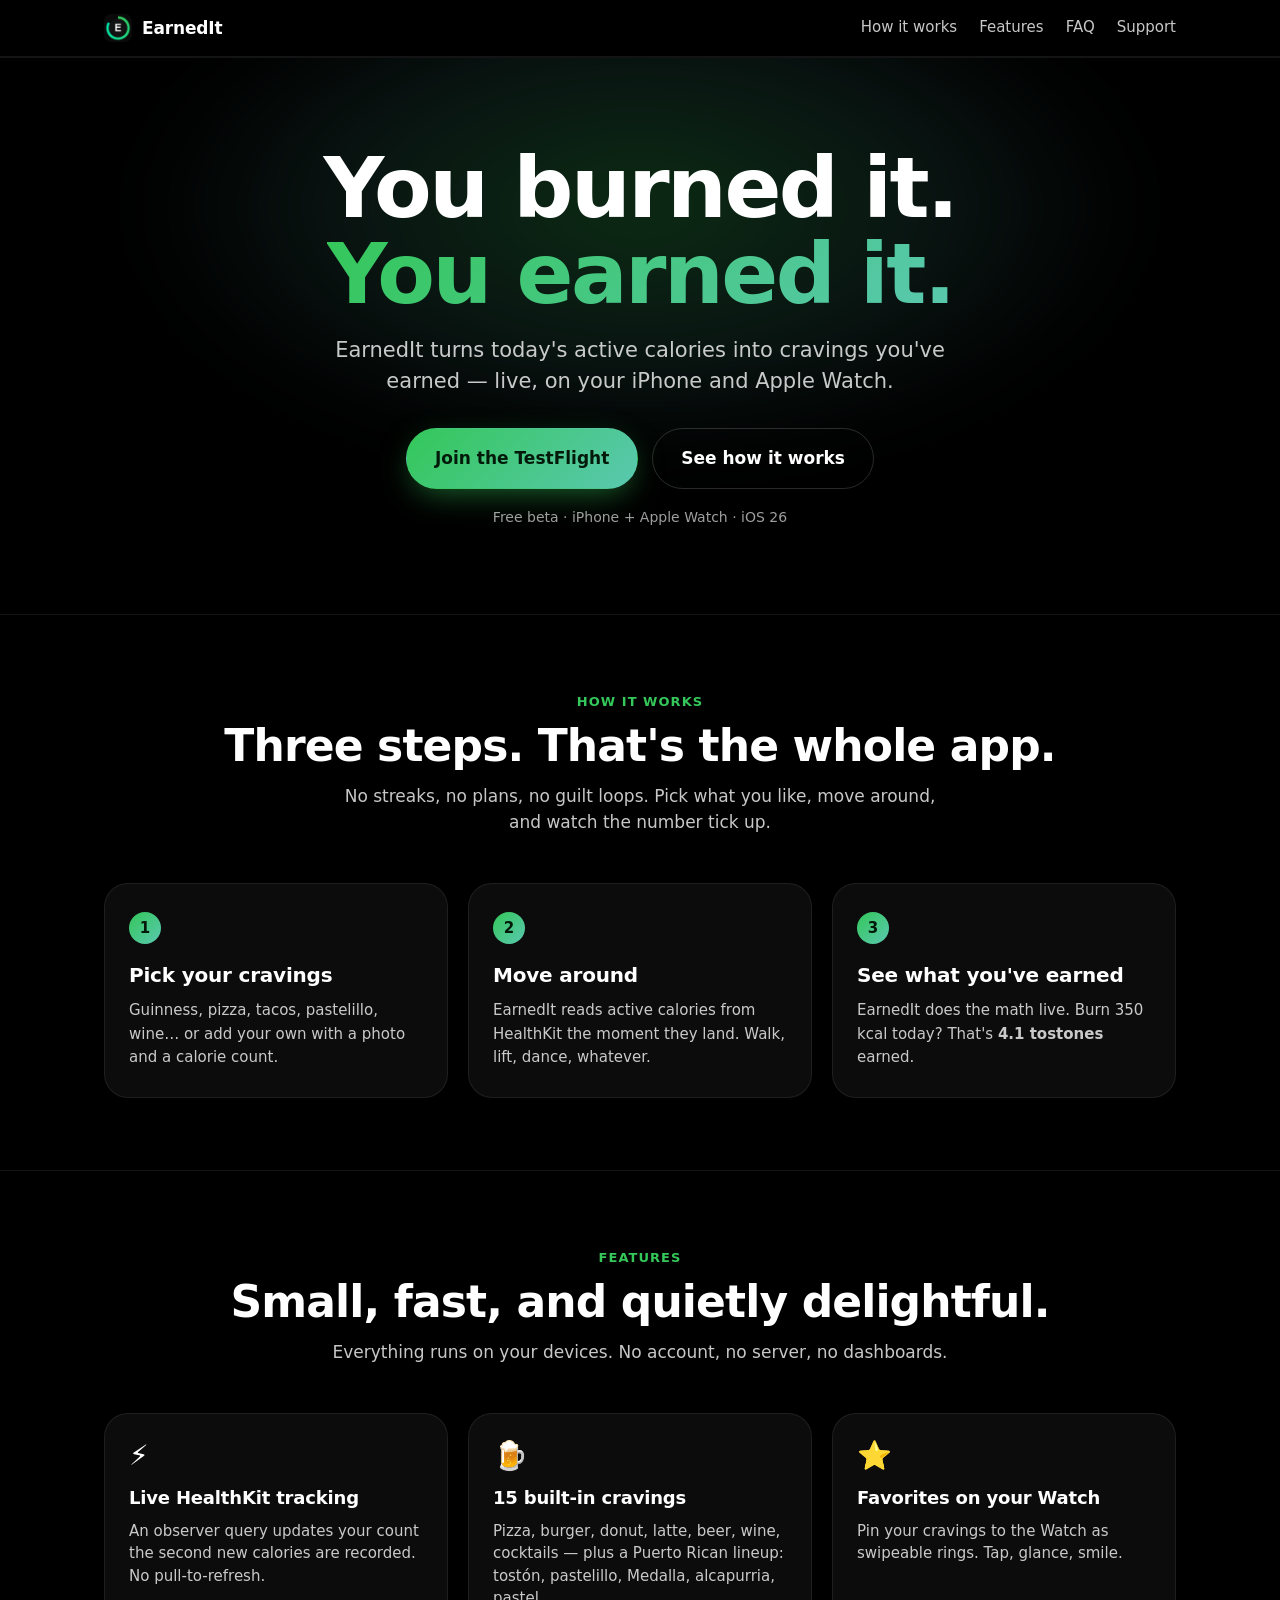
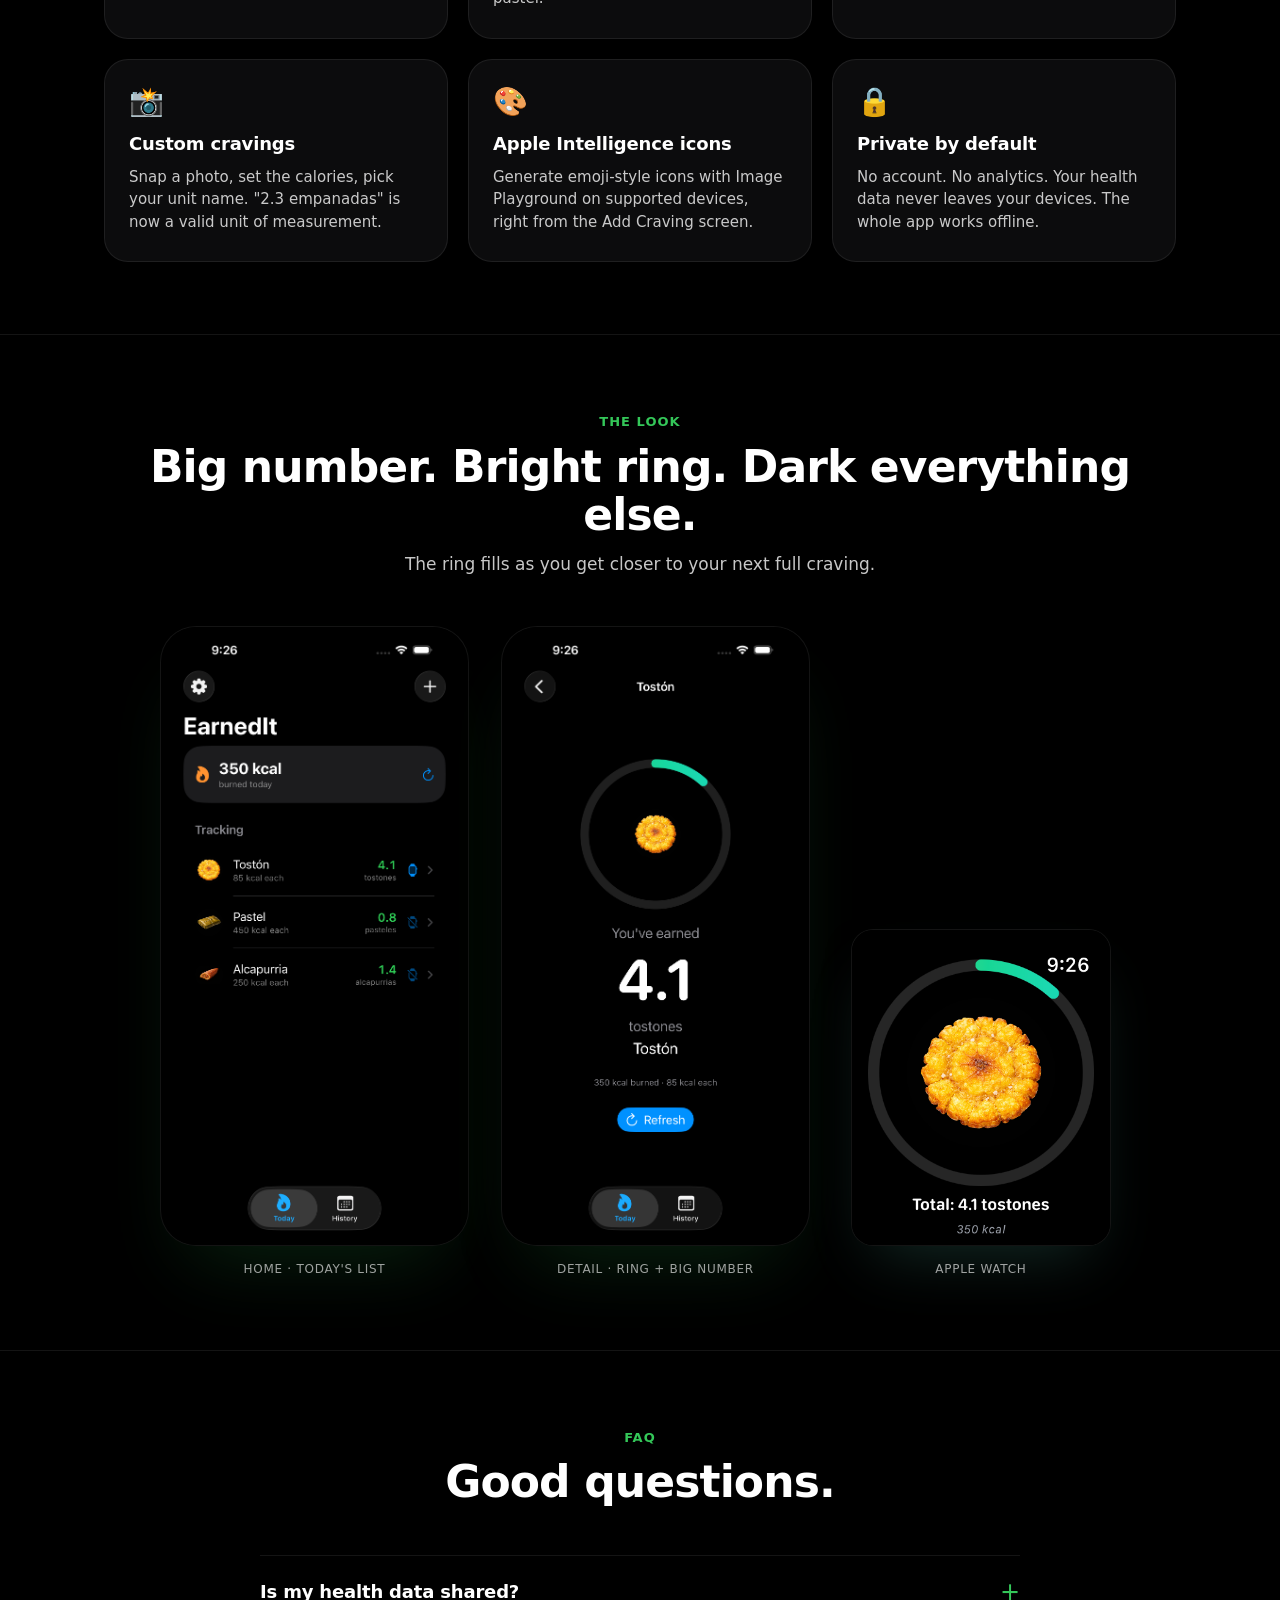
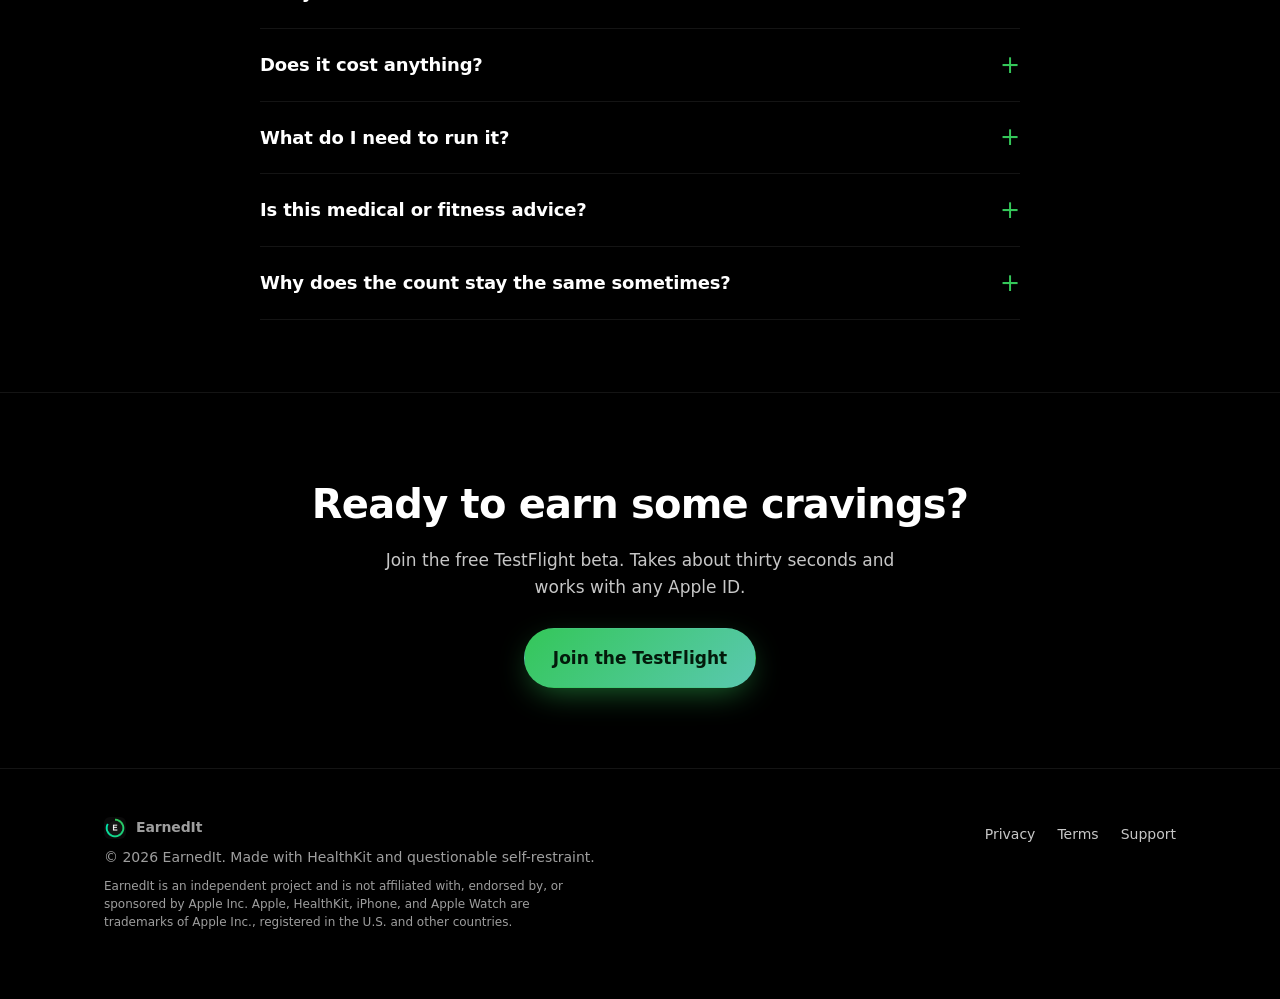
<file: docs/index.html>
<!doctype html>
<html lang="en">
  <head>
    <meta charset="utf-8" />
    <meta name="viewport" content="width=device-width, initial-scale=1" />
    <title>EarnedIt — You burned it. You earned it.</title>
    <meta
      name="description"
      content="EarnedIt turns your daily active calories into cravings you've earned. A playful iPhone + Apple Watch app powered by HealthKit."
    />
    <meta name="theme-color" content="#000000" />

    <meta property="og:title" content="EarnedIt — You burned it. You earned it." />
    <meta
      property="og:description"
      content="Turn today's active calories into cravings you've earned. iPhone + Apple Watch."
    />
    <meta property="og:type" content="website" />
    <meta property="og:url" content="https://earnedit.ron-media.com/" />
    <meta property="og:image" content="https://earnedit.ron-media.com/assets/icon.png" />
    <meta name="twitter:card" content="summary_large_image" />

    <link rel="icon" type="image/png" href="assets/icon.png" />
    <link rel="apple-touch-icon" href="assets/icon.png" />
    <link rel="stylesheet" href="styles.css" />
  </head>
  <body>
    <header class="site-header">
      <div class="container">
        <a href="/" class="brand plain">
          <img src="assets/icon.png" alt="" />
          <span>EarnedIt</span>
        </a>
        <nav class="nav-links" aria-label="Primary">
          <a href="#how">How it works</a>
          <a href="#features">Features</a>
          <a href="#faq">FAQ</a>
          <a href="support.html">Support</a>
        </nav>
      </div>
    </header>

    <main>
      <section class="hero">
        <div class="container">
          <h1>
            You burned it.<br />
            <span class="gradient-text">You earned it.</span>
          </h1>
          <p class="lede">
            EarnedIt turns today's active calories into cravings you've
            earned — live, on your iPhone and Apple Watch.
          </p>
          <div class="cta-row">
            <a class="btn btn-primary" href="https://testflight.apple.com/join/3VK6Qdk6">
              Join the TestFlight
            </a>
            <a class="btn btn-ghost" href="#how">See how it works</a>
          </div>
          <p class="platforms">Free beta · iPhone + Apple Watch · iOS 26</p>
        </div>
      </section>

      <section id="how">
        <div class="container">
          <div class="section-head">
            <span class="eyebrow">How it works</span>
            <h2>Three steps. That's the whole app.</h2>
            <p>
              No streaks, no plans, no guilt loops. Pick what you like, move
              around, and watch the number tick up.
            </p>
          </div>

          <div class="steps">
            <div class="step">
              <div class="num">1</div>
              <h3>Pick your cravings</h3>
              <p>
                Guinness, pizza, tacos, pastelillo, wine… or add your own with
                a photo and a calorie count.
              </p>
            </div>
            <div class="step">
              <div class="num">2</div>
              <h3>Move around</h3>
              <p>
                EarnedIt reads active calories from HealthKit the moment they
                land. Walk, lift, dance, whatever.
              </p>
            </div>
            <div class="step">
              <div class="num">3</div>
              <h3>See what you've earned</h3>
              <p>
                EarnedIt does the math live. Burn 350 kcal today? That's
                <strong>4.1 tostones</strong> earned.
              </p>
            </div>
          </div>
        </div>
      </section>

      <section id="features">
        <div class="container">
          <div class="section-head">
            <span class="eyebrow">Features</span>
            <h2>Small, fast, and quietly delightful.</h2>
            <p>
              Everything runs on your devices. No account, no server, no
              dashboards.
            </p>
          </div>

          <div class="features">
            <div class="feature">
              <span class="icon">⚡</span>
              <h3>Live HealthKit tracking</h3>
              <p>
                An observer query updates your count the second new calories
                are recorded. No pull-to-refresh.
              </p>
            </div>
            <div class="feature">
              <span class="icon">🍺</span>
              <h3>15 built-in cravings</h3>
              <p>
                Pizza, burger, donut, latte, beer, wine, cocktails — plus a
                Puerto Rican lineup: tostón, pastelillo, Medalla, alcapurria,
                pastel.
              </p>
            </div>
            <div class="feature">
              <span class="icon">⭐</span>
              <h3>Favorites on your Watch</h3>
              <p>
                Pin your cravings to the Watch as swipeable rings. Tap,
                glance, smile.
              </p>
            </div>
            <div class="feature">
              <span class="icon">📸</span>
              <h3>Custom cravings</h3>
              <p>
                Snap a photo, set the calories, pick your unit name. "2.3
                empanadas" is now a valid unit of measurement.
              </p>
            </div>
            <div class="feature">
              <span class="icon">🎨</span>
              <h3>Apple Intelligence icons</h3>
              <p>
                Generate emoji-style icons with Image Playground on supported
                devices, right from the Add Craving screen.
              </p>
            </div>
            <div class="feature">
              <span class="icon">🔒</span>
              <h3>Private by default</h3>
              <p>
                No account. No analytics. Your health data never leaves your
                devices. The whole app works offline.
              </p>
            </div>
          </div>
        </div>
      </section>

      <section id="preview">
        <div class="container">
          <div class="section-head">
            <span class="eyebrow">The look</span>
            <h2>Big number. Bright ring. Dark everything else.</h2>
            <p>
              The ring fills as you get closer to your next full craving.
            </p>
          </div>

          <div class="screenshots" aria-label="App previews">
            <figure class="shot-phone">
              <img
                src="assets/screenshot-phone-list.png"
                alt="EarnedIt home screen on iPhone showing Tostón, Pastel, and Alcapurría with live earned counts"
                loading="lazy"
                width="1206"
                height="2622"
              />
              <figcaption>Home · today's list</figcaption>
            </figure>
            <figure class="shot-phone">
              <img
                src="assets/screenshot-phone-detail.png"
                alt="Tostón detail screen showing 4.1 tostones earned from 350 kcal burned"
                loading="lazy"
                width="1206"
                height="2622"
              />
              <figcaption>Detail · ring + big number</figcaption>
            </figure>
            <figure class="shot-watch">
              <img
                src="assets/screenshot-watch.png"
                alt="Apple Watch showing 4.1 tostones earned in a green progress ring"
                loading="lazy"
                width="410"
                height="502"
              />
              <figcaption>Apple Watch</figcaption>
            </figure>
          </div>
        </div>
      </section>

      <section id="faq">
        <div class="container">
          <div class="section-head">
            <span class="eyebrow">FAQ</span>
            <h2>Good questions.</h2>
          </div>

          <div class="faq">
            <details>
              <summary>Is my health data shared?</summary>
              <p>
                No. EarnedIt reads active energy locally through HealthKit and
                uses it only to do the math on your device. There are no
                servers, no analytics, and no third parties. It even works
                offline.
              </p>
            </details>
            <details>
              <summary>Does it cost anything?</summary>
              <p>
                No. The TestFlight beta is free. There are no ads, no
                subscriptions, and no in-app purchases.
              </p>
            </details>
            <details>
              <summary>What do I need to run it?</summary>
              <p>
                An iPhone on iOS 26 or later. An Apple Watch on watchOS 26 is
                optional but makes the app noticeably more fun.
              </p>
            </details>
            <details>
              <summary>Is this medical or fitness advice?</summary>
              <p>
                No. EarnedIt is a playful HealthKit toy, not a nutrition tracker
                or fitness coach. Don't use it to plan meals or training.
              </p>
            </details>
            <details>
              <summary>Why does the count stay the same sometimes?</summary>
              <p>
                Because HealthKit only has what your device has recorded.
                Carrying your phone or wearing your Watch helps. On the
                simulator you can seed data in the Health app → Active Energy →
                Add Data.
              </p>
            </details>
          </div>
        </div>
      </section>

      <section class="cta-banner">
        <div class="container">
          <h2>Ready to earn some cravings?</h2>
          <p>
            Join the free TestFlight beta. Takes about thirty seconds and
            works with any Apple ID.
          </p>
          <a class="btn btn-primary" href="https://testflight.apple.com/join/3VK6Qdk6" id="testflight">
            Join the TestFlight
          </a>
        </div>
      </section>
    </main>

    <footer class="site-footer">
      <div class="container">
        <div>
          <div class="brand plain" style="margin-bottom: 8px">
            <img src="assets/icon.png" alt="" style="width:22px;height:22px;border-radius:6px" />
            <span>EarnedIt</span>
          </div>
          <div>© <span id="year">2026</span> EarnedIt. Made with HealthKit and questionable self-restraint.</div>
          <p class="disclaimer">
            EarnedIt is an independent project and is not affiliated with,
            endorsed by, or sponsored by Apple Inc. Apple, HealthKit, iPhone,
            and Apple Watch are trademarks of Apple Inc., registered in the
            U.S. and other countries.
          </p>
        </div>
        <div class="foot-links">
          <a href="privacy.html">Privacy</a>
          <a href="terms.html">Terms</a>
          <a href="support.html">Support</a>
        </div>
      </div>
    </footer>

    <script>
      document.getElementById("year").textContent = new Date().getFullYear();
    </script>
  </body>
</html>
</file>
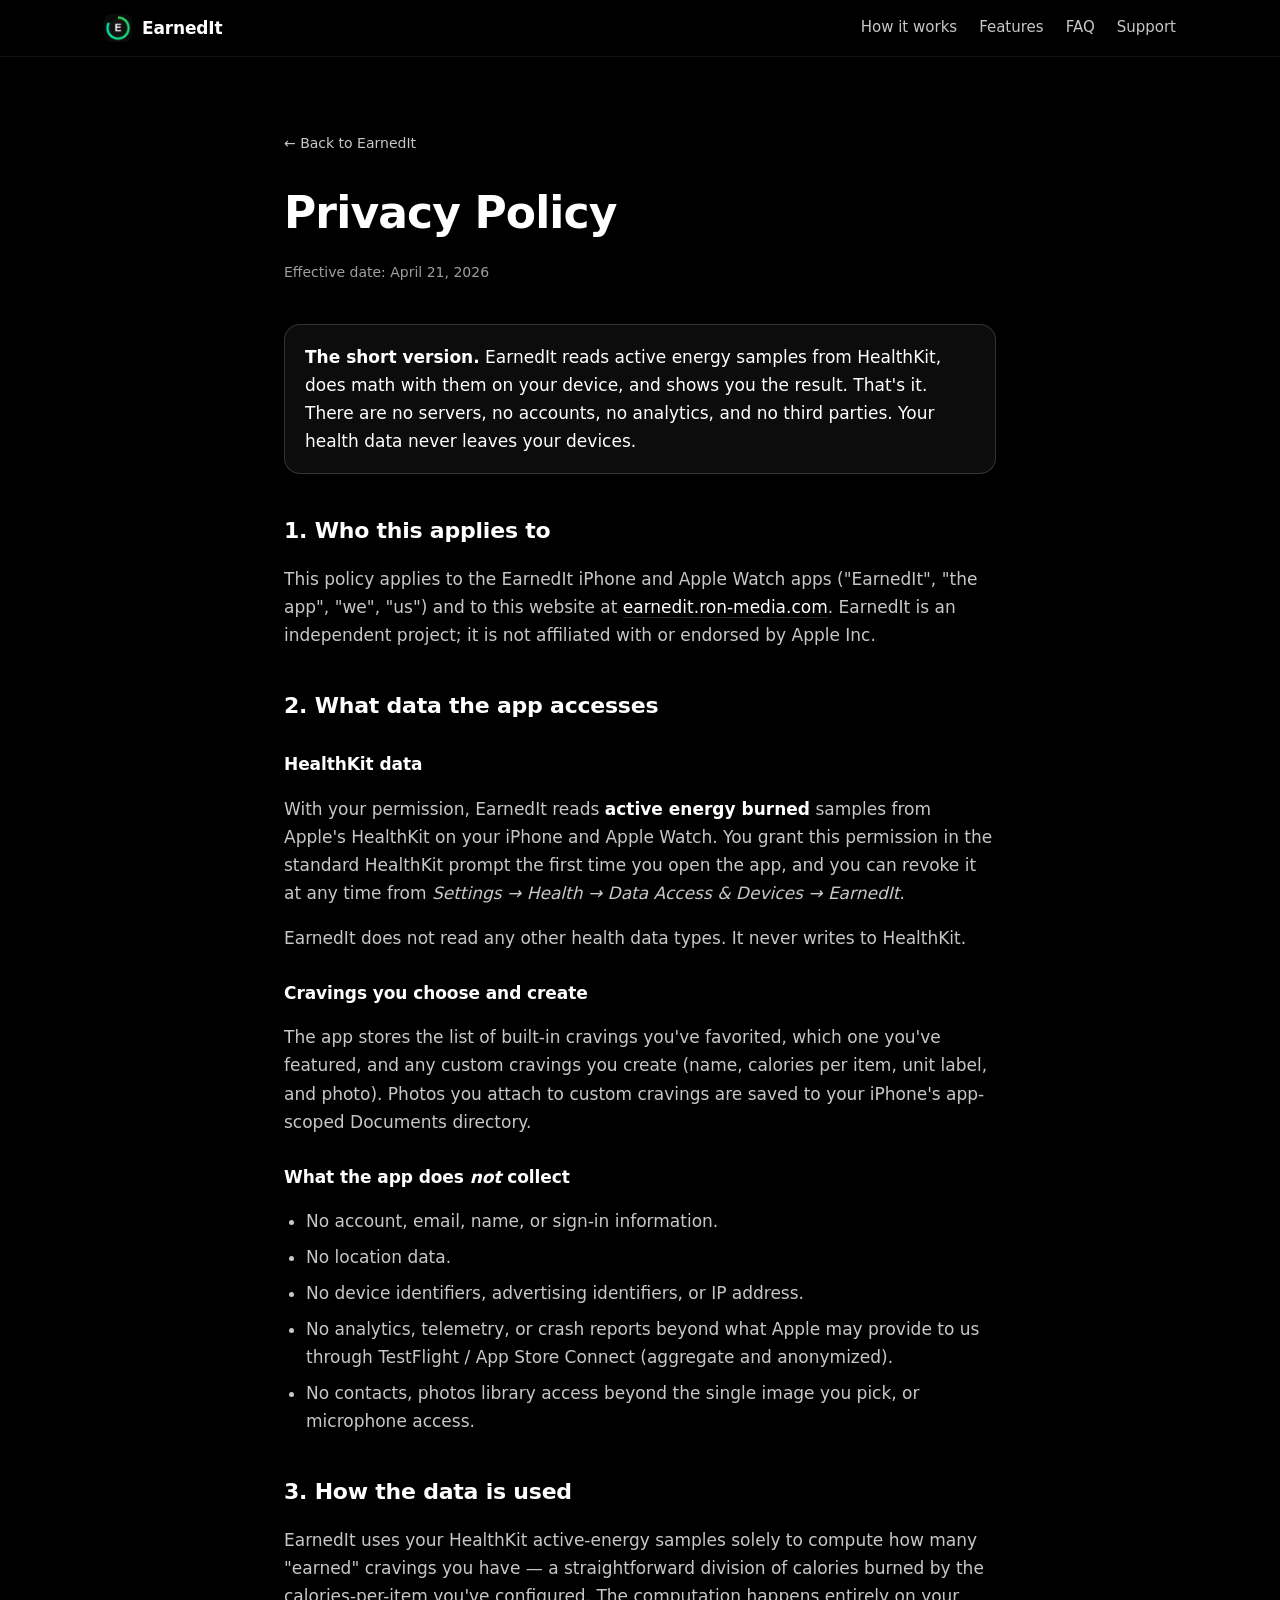
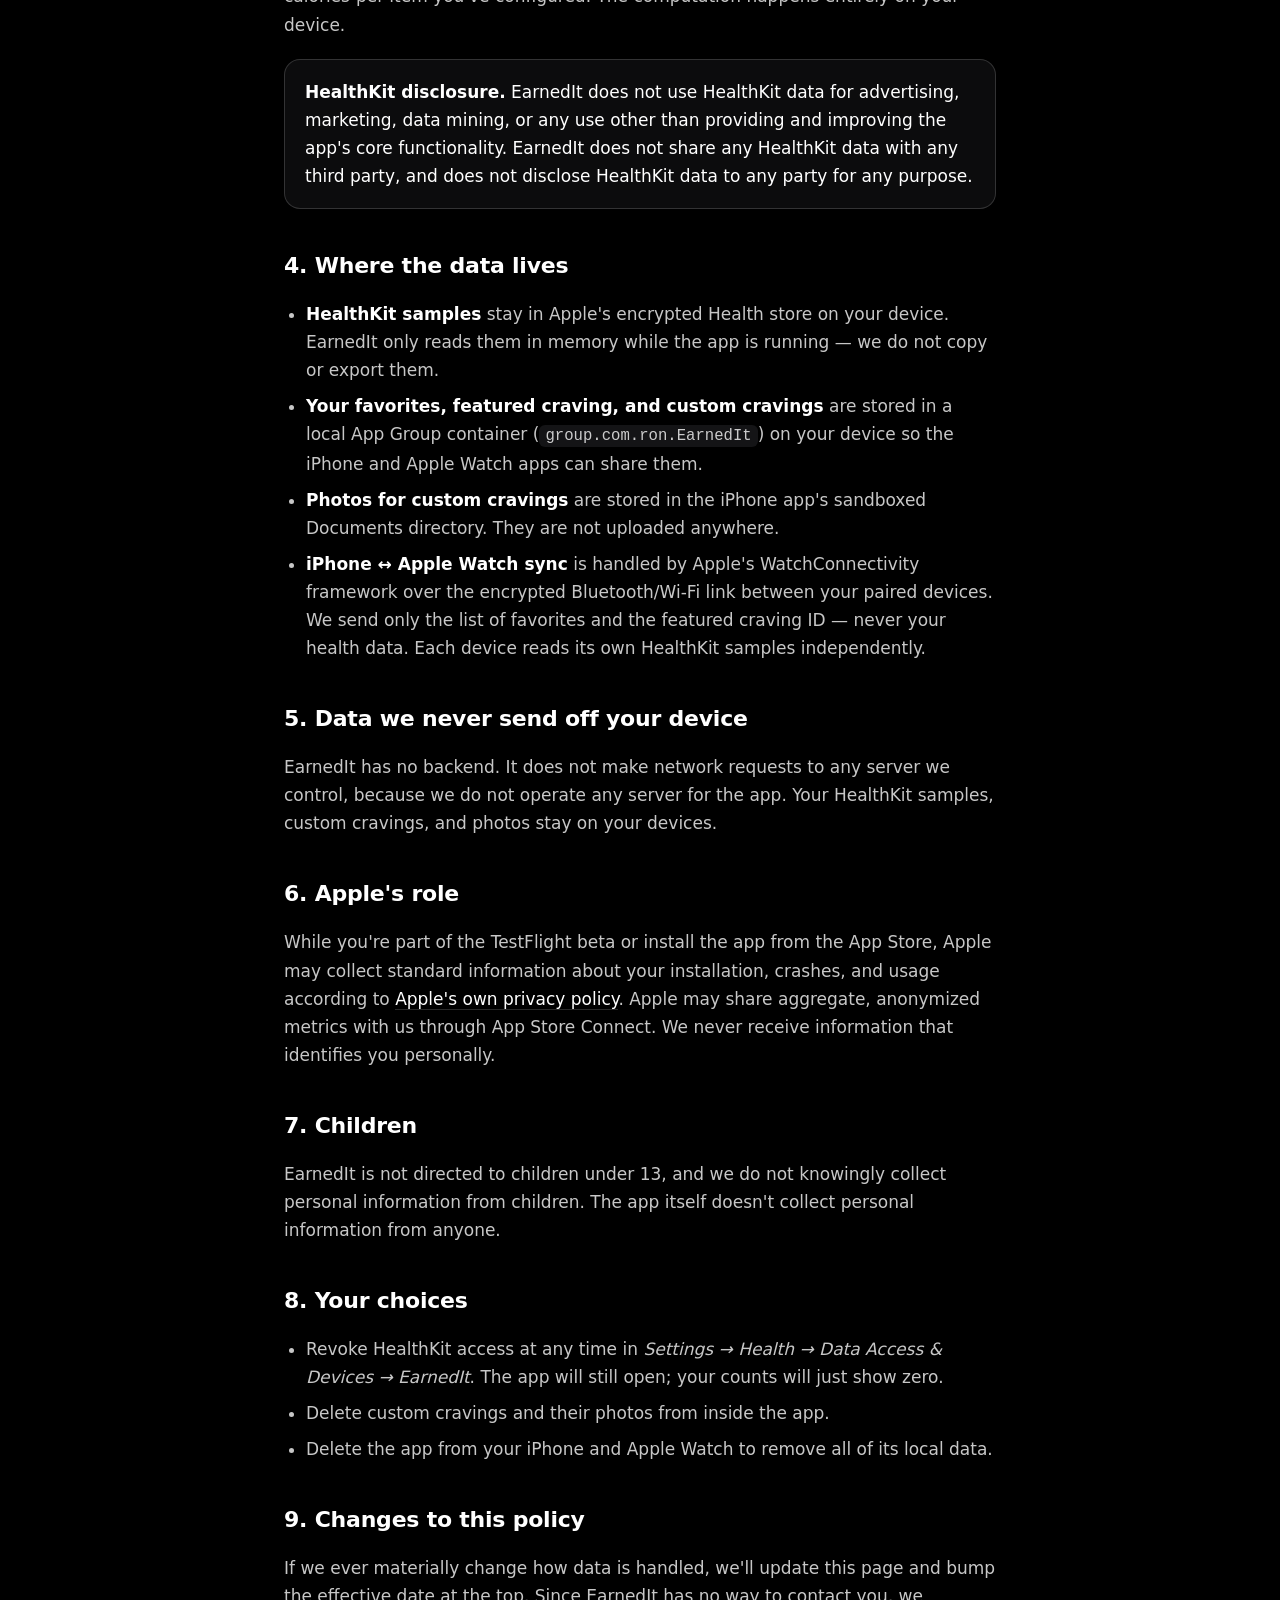
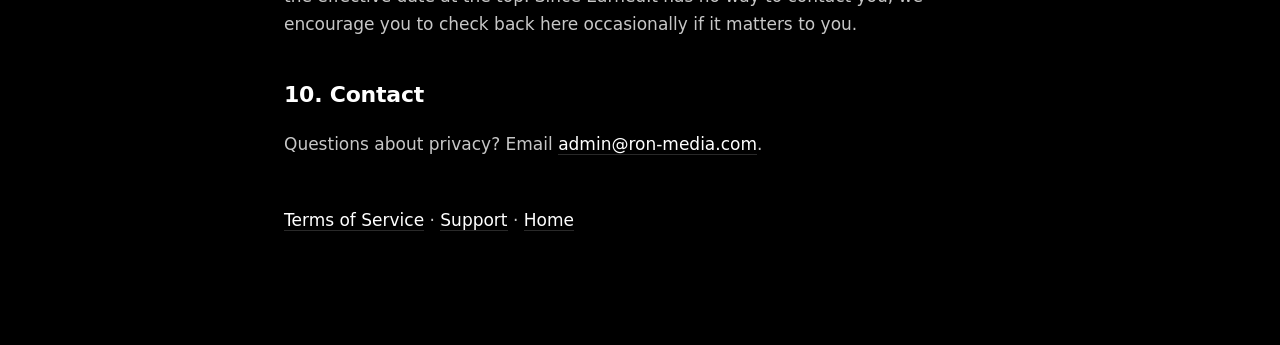
<file: docs/privacy.html>
<!doctype html>
<html lang="en">
  <head>
    <meta charset="utf-8" />
    <meta name="viewport" content="width=device-width, initial-scale=1" />
    <title>Privacy Policy — EarnedIt</title>
    <meta
      name="description"
      content="How EarnedIt handles your HealthKit data. Spoiler: it stays on your device."
    />
    <meta name="theme-color" content="#000000" />
    <link rel="icon" type="image/png" href="assets/icon.png" />
    <link rel="stylesheet" href="styles.css" />
  </head>
  <body>
    <header class="site-header">
      <div class="container">
        <a href="/" class="brand plain">
          <img src="assets/icon.png" alt="" />
          <span>EarnedIt</span>
        </a>
        <nav class="nav-links" aria-label="Primary">
          <a href="/#how">How it works</a>
          <a href="/#features">Features</a>
          <a href="/#faq">FAQ</a>
          <a href="support.html">Support</a>
        </nav>
      </div>
    </header>

    <main class="legal">
      <a href="/" class="back-link">← Back to EarnedIt</a>
      <h1>Privacy Policy</h1>
      <p class="effective">Effective date: April 21, 2026</p>

      <div class="callout">
        <p>
          <strong>The short version.</strong> EarnedIt reads active energy
          samples from HealthKit, does math with them on your device, and
          shows you the result. That's it. There are no servers, no accounts,
          no analytics, and no third parties. Your health data never leaves
          your devices.
        </p>
      </div>

      <h2>1. Who this applies to</h2>
      <p>
        This policy applies to the EarnedIt iPhone and Apple Watch apps
        ("EarnedIt", "the app", "we", "us") and to this website at
        <a href="https://earnedit.ron-media.com">earnedit.ron-media.com</a>.
        EarnedIt is an independent project; it is not affiliated with or
        endorsed by Apple Inc.
      </p>

      <h2>2. What data the app accesses</h2>

      <h3>HealthKit data</h3>
      <p>
        With your permission, EarnedIt reads <strong>active energy burned</strong>
        samples from Apple's HealthKit on your iPhone and Apple Watch. You
        grant this permission in the standard HealthKit prompt the first
        time you open the app, and you can revoke it at any time from
        <em>Settings → Health → Data Access &amp; Devices → EarnedIt</em>.
      </p>
      <p>
        EarnedIt does not read any other health data types. It never writes
        to HealthKit.
      </p>

      <h3>Cravings you choose and create</h3>
      <p>
        The app stores the list of built-in cravings you've favorited, which
        one you've featured, and any custom cravings you create (name,
        calories per item, unit label, and photo). Photos you attach to
        custom cravings are saved to your iPhone's app-scoped Documents
        directory.
      </p>

      <h3>What the app does <em>not</em> collect</h3>
      <ul>
        <li>No account, email, name, or sign-in information.</li>
        <li>No location data.</li>
        <li>No device identifiers, advertising identifiers, or IP address.</li>
        <li>No analytics, telemetry, or crash reports beyond what Apple may provide to us through TestFlight / App Store Connect (aggregate and anonymized).</li>
        <li>No contacts, photos library access beyond the single image you pick, or microphone access.</li>
      </ul>

      <h2>3. How the data is used</h2>
      <p>
        EarnedIt uses your HealthKit active-energy samples solely to compute
        how many "earned" cravings you have — a straightforward division of
        calories burned by the calories-per-item you've configured. The
        computation happens entirely on your device.
      </p>
      <div class="callout">
        <p>
          <strong>HealthKit disclosure.</strong> EarnedIt does not use
          HealthKit data for advertising, marketing, data mining, or any use
          other than providing and improving the app's core functionality.
          EarnedIt does not share any HealthKit data with any third party,
          and does not disclose HealthKit data to any party for any purpose.
        </p>
      </div>

      <h2>4. Where the data lives</h2>
      <ul>
        <li>
          <strong>HealthKit samples</strong> stay in Apple's encrypted Health
          store on your device. EarnedIt only reads them in memory while the
          app is running — we do not copy or export them.
        </li>
        <li>
          <strong>Your favorites, featured craving, and custom cravings</strong>
          are stored in a local App Group container
          (<code>group.com.ron.EarnedIt</code>) on your device so the iPhone
          and Apple Watch apps can share them.
        </li>
        <li>
          <strong>Photos for custom cravings</strong> are stored in the
          iPhone app's sandboxed Documents directory. They are not
          uploaded anywhere.
        </li>
        <li>
          <strong>iPhone ↔ Apple Watch sync</strong> is handled by Apple's
          WatchConnectivity framework over the encrypted Bluetooth/Wi-Fi
          link between your paired devices. We send only the list of
          favorites and the featured craving ID — never your health data.
          Each device reads its own HealthKit samples independently.
        </li>
      </ul>

      <h2>5. Data we never send off your device</h2>
      <p>
        EarnedIt has no backend. It does not make network requests to any
        server we control, because we do not operate any server for the app.
        Your HealthKit samples, custom cravings, and photos stay on your
        devices.
      </p>

      <h2>6. Apple's role</h2>
      <p>
        While you're part of the TestFlight beta or install the app from the
        App Store, Apple may collect standard information about your
        installation, crashes, and usage according to
        <a href="https://www.apple.com/legal/privacy/" rel="noopener"
          >Apple's own privacy policy</a
        >. Apple may share aggregate, anonymized metrics with us through
        App Store Connect. We never receive information that identifies
        you personally.
      </p>

      <h2>7. Children</h2>
      <p>
        EarnedIt is not directed to children under 13, and we do not
        knowingly collect personal information from children. The app itself
        doesn't collect personal information from anyone.
      </p>

      <h2>8. Your choices</h2>
      <ul>
        <li>
          Revoke HealthKit access at any time in
          <em>Settings → Health → Data Access &amp; Devices → EarnedIt</em>.
          The app will still open; your counts will just show zero.
        </li>
        <li>
          Delete custom cravings and their photos from inside the app.
        </li>
        <li>
          Delete the app from your iPhone and Apple Watch to remove all of
          its local data.
        </li>
      </ul>

      <h2>9. Changes to this policy</h2>
      <p>
        If we ever materially change how data is handled, we'll update this
        page and bump the effective date at the top. Since EarnedIt has no
        way to contact you, we encourage you to check back here occasionally
        if it matters to you.
      </p>

      <h2>10. Contact</h2>
      <p>
        Questions about privacy? Email
        <a href="mailto:admin@ron-media.com">admin@ron-media.com</a>.
      </p>

      <p style="margin-top: 48px;">
        <a href="terms.html">Terms of Service</a> ·
        <a href="support.html">Support</a> ·
        <a href="/">Home</a>
      </p>
    </main>
  </body>
</html>
</file>
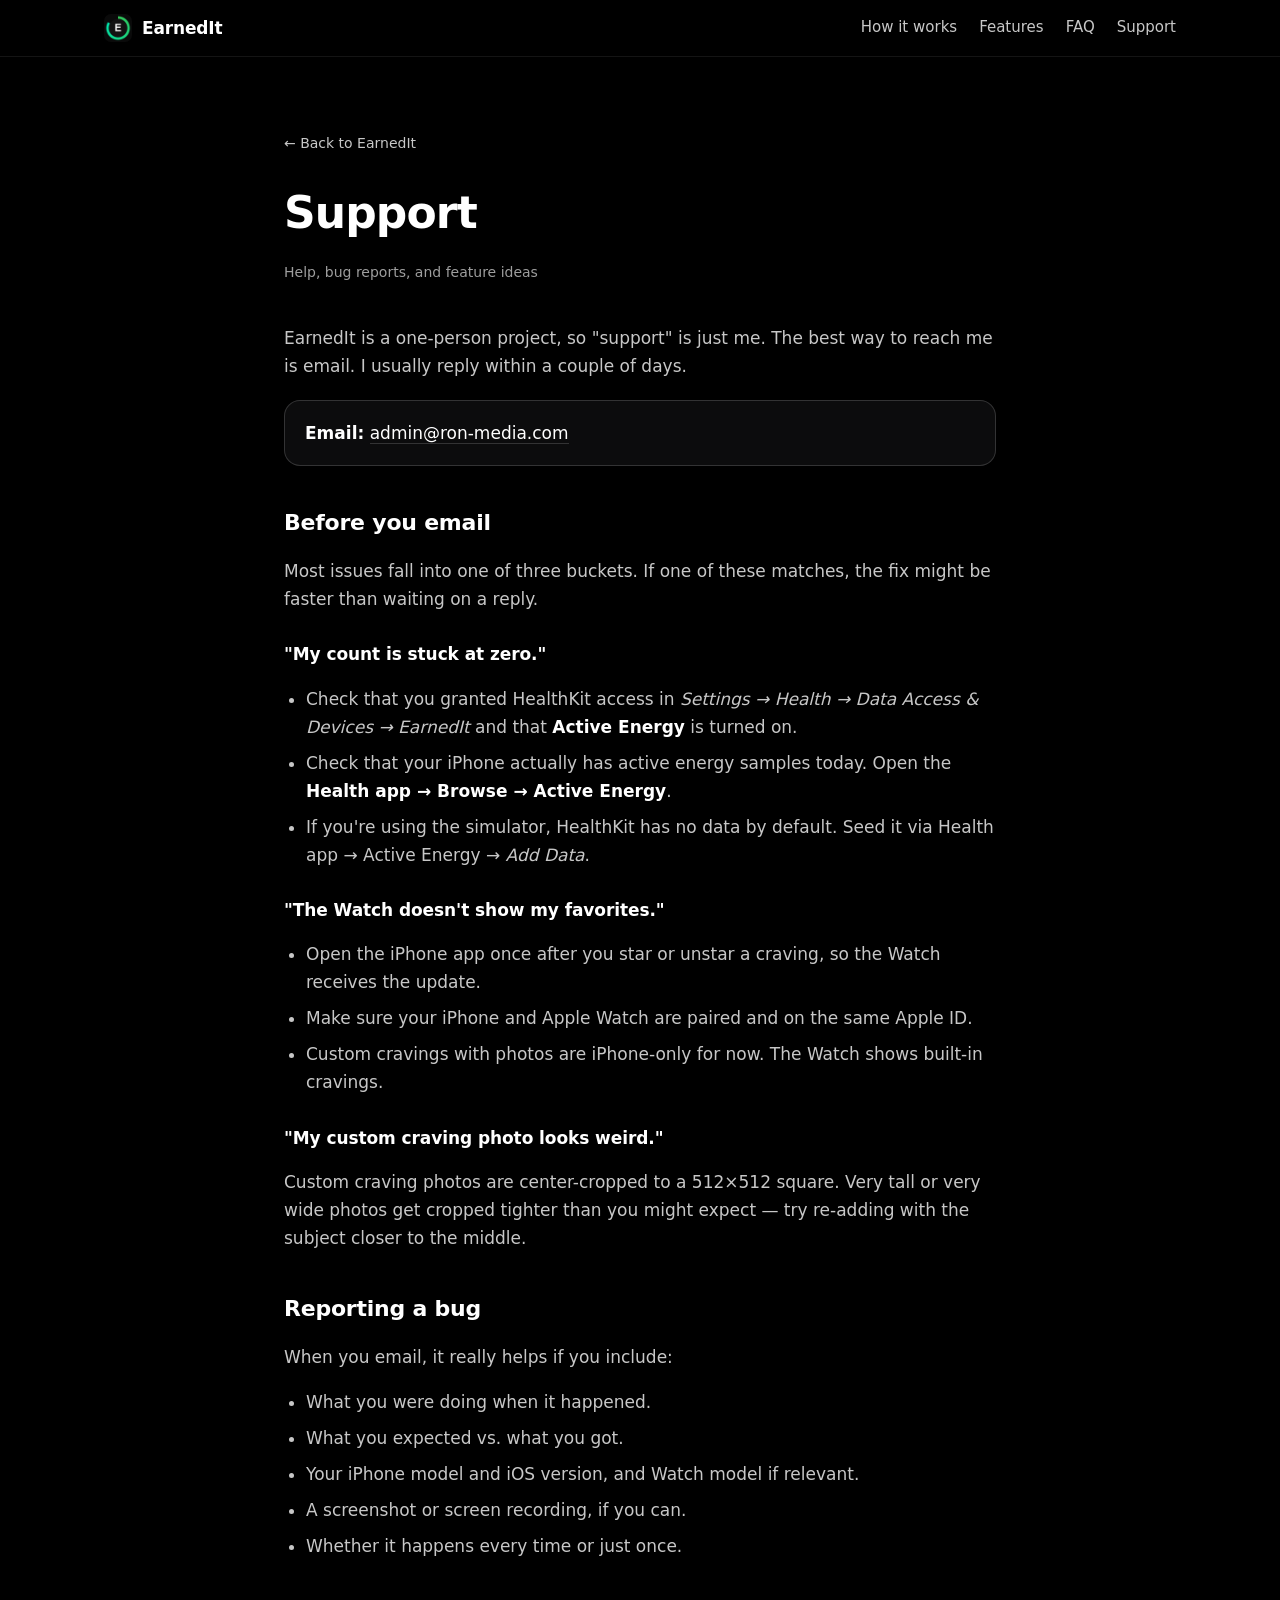
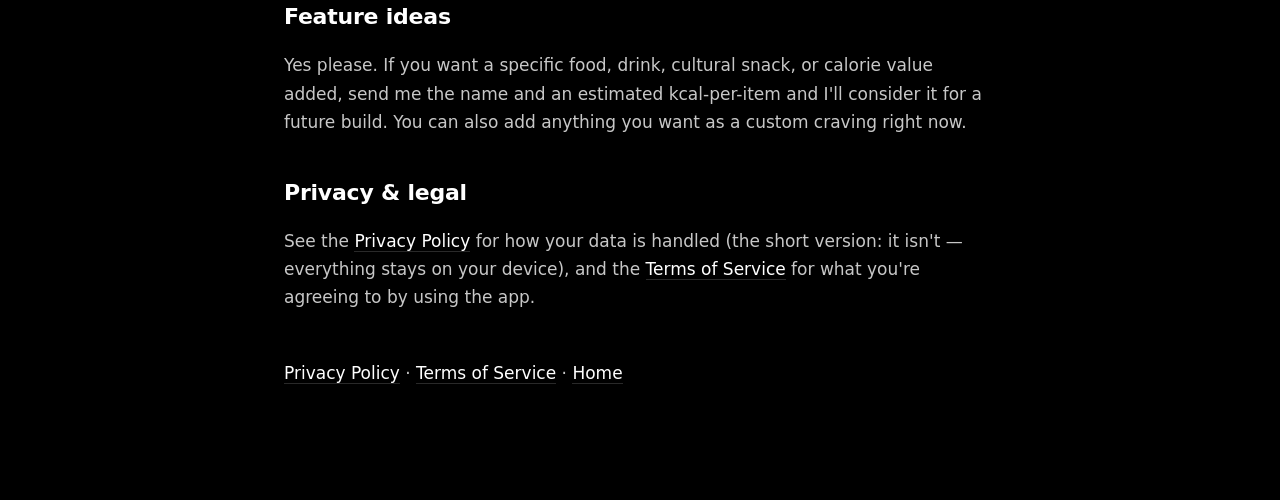
<file: docs/support.html>
<!doctype html>
<html lang="en">
  <head>
    <meta charset="utf-8" />
    <meta name="viewport" content="width=device-width, initial-scale=1" />
    <title>Support — EarnedIt</title>
    <meta
      name="description"
      content="Get help with EarnedIt. Bugs, questions, feature ideas — one email."
    />
    <meta name="theme-color" content="#000000" />
    <link rel="icon" type="image/png" href="assets/icon.png" />
    <link rel="stylesheet" href="styles.css" />
  </head>
  <body>
    <header class="site-header">
      <div class="container">
        <a href="/" class="brand plain">
          <img src="assets/icon.png" alt="" />
          <span>EarnedIt</span>
        </a>
        <nav class="nav-links" aria-label="Primary">
          <a href="/#how">How it works</a>
          <a href="/#features">Features</a>
          <a href="/#faq">FAQ</a>
          <a href="support.html" aria-current="page">Support</a>
        </nav>
      </div>
    </header>

    <main class="legal">
      <a href="/" class="back-link">← Back to EarnedIt</a>
      <h1>Support</h1>
      <p class="effective">Help, bug reports, and feature ideas</p>

      <p>
        EarnedIt is a one-person project, so "support" is just me. The best
        way to reach me is email. I usually reply within a couple of days.
      </p>

      <div class="callout">
        <p>
          <strong>Email:</strong>
          <a href="mailto:admin@ron-media.com?subject=EarnedIt%20support"
            >admin@ron-media.com</a
          >
        </p>
      </div>

      <h2>Before you email</h2>
      <p>
        Most issues fall into one of three buckets. If one of these matches,
        the fix might be faster than waiting on a reply.
      </p>

      <h3>"My count is stuck at zero."</h3>
      <ul>
        <li>
          Check that you granted HealthKit access in
          <em>Settings → Health → Data Access &amp; Devices → EarnedIt</em>
          and that <strong>Active Energy</strong> is turned on.
        </li>
        <li>
          Check that your iPhone actually has active energy samples today.
          Open the <strong>Health app → Browse → Active Energy</strong>.
        </li>
        <li>
          If you're using the simulator, HealthKit has no data by default.
          Seed it via Health app → Active Energy → <em>Add Data</em>.
        </li>
      </ul>

      <h3>"The Watch doesn't show my favorites."</h3>
      <ul>
        <li>
          Open the iPhone app once after you star or unstar a craving, so
          the Watch receives the update.
        </li>
        <li>
          Make sure your iPhone and Apple Watch are paired and on the same
          Apple ID.
        </li>
        <li>
          Custom cravings with photos are iPhone-only for now. The Watch
          shows built-in cravings.
        </li>
      </ul>

      <h3>"My custom craving photo looks weird."</h3>
      <p>
        Custom craving photos are center-cropped to a 512×512 square. Very
        tall or very wide photos get cropped tighter than you might expect
        — try re-adding with the subject closer to the middle.
      </p>

      <h2>Reporting a bug</h2>
      <p>When you email, it really helps if you include:</p>
      <ul>
        <li>What you were doing when it happened.</li>
        <li>What you expected vs. what you got.</li>
        <li>Your iPhone model and iOS version, and Watch model if relevant.</li>
        <li>A screenshot or screen recording, if you can.</li>
        <li>Whether it happens every time or just once.</li>
      </ul>

      <h2>Feature ideas</h2>
      <p>
        Yes please. If you want a specific food, drink, cultural snack, or
        calorie value added, send me the name and an estimated kcal-per-item
        and I'll consider it for a future build. You can also add anything
        you want as a custom craving right now.
      </p>

      <h2>Privacy &amp; legal</h2>
      <p>
        See the <a href="privacy.html">Privacy Policy</a> for how your data
        is handled (the short version: it isn't — everything stays on your
        device), and the <a href="terms.html">Terms of Service</a> for what
        you're agreeing to by using the app.
      </p>

      <p style="margin-top: 48px;">
        <a href="privacy.html">Privacy Policy</a> ·
        <a href="terms.html">Terms of Service</a> ·
        <a href="/">Home</a>
      </p>
    </main>
  </body>
</html>
</file>
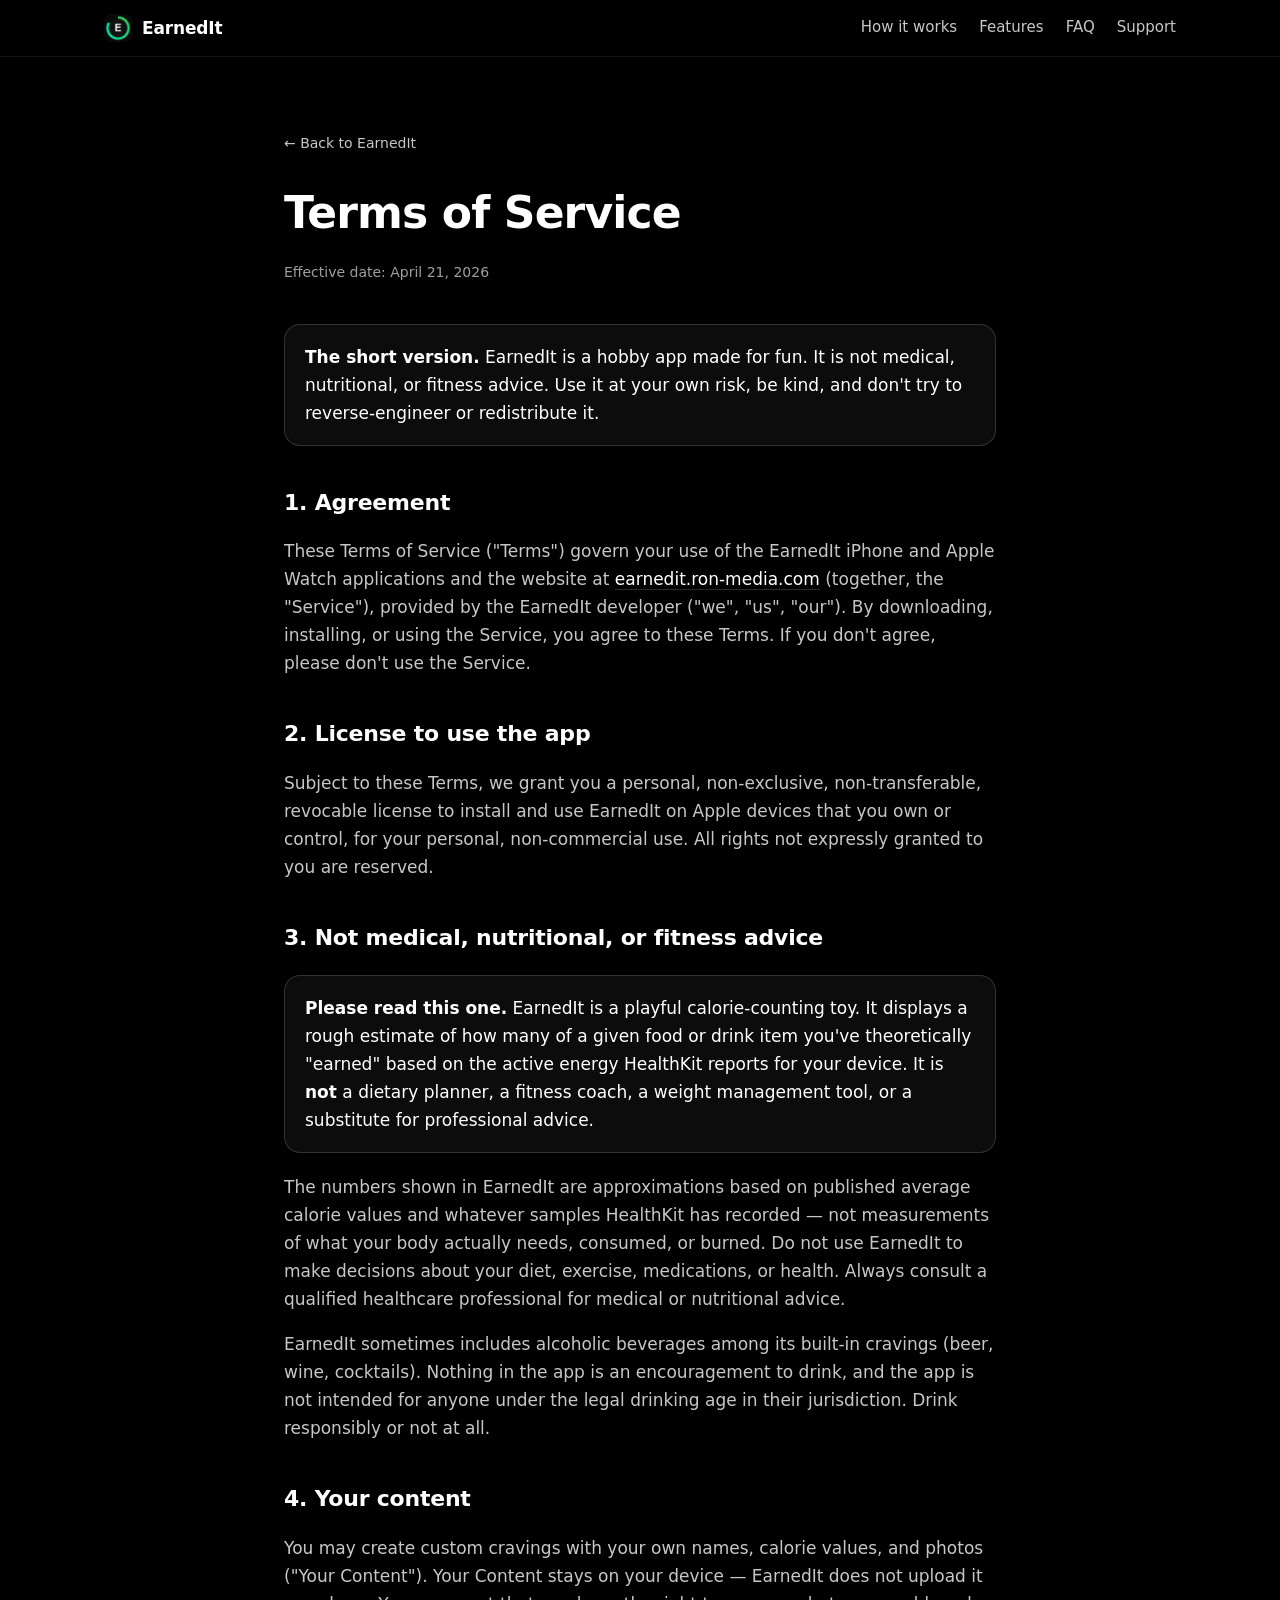
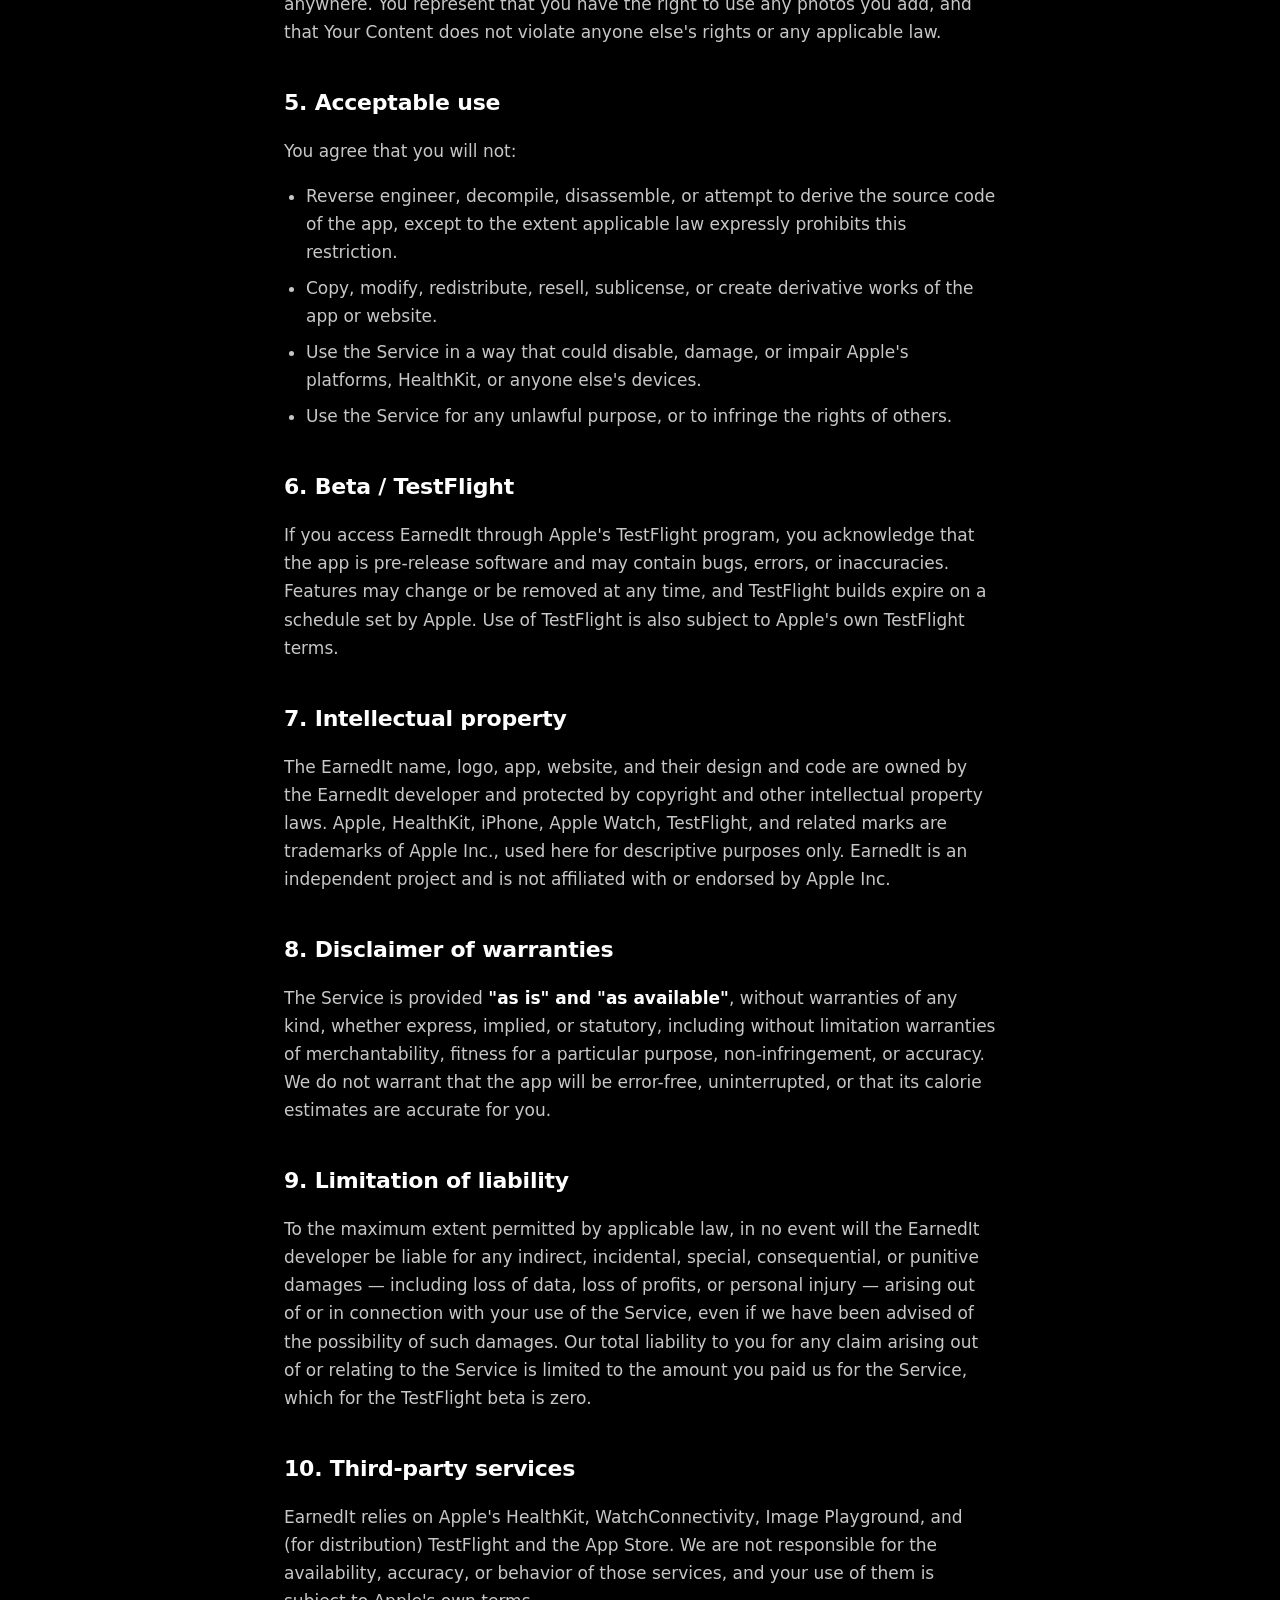
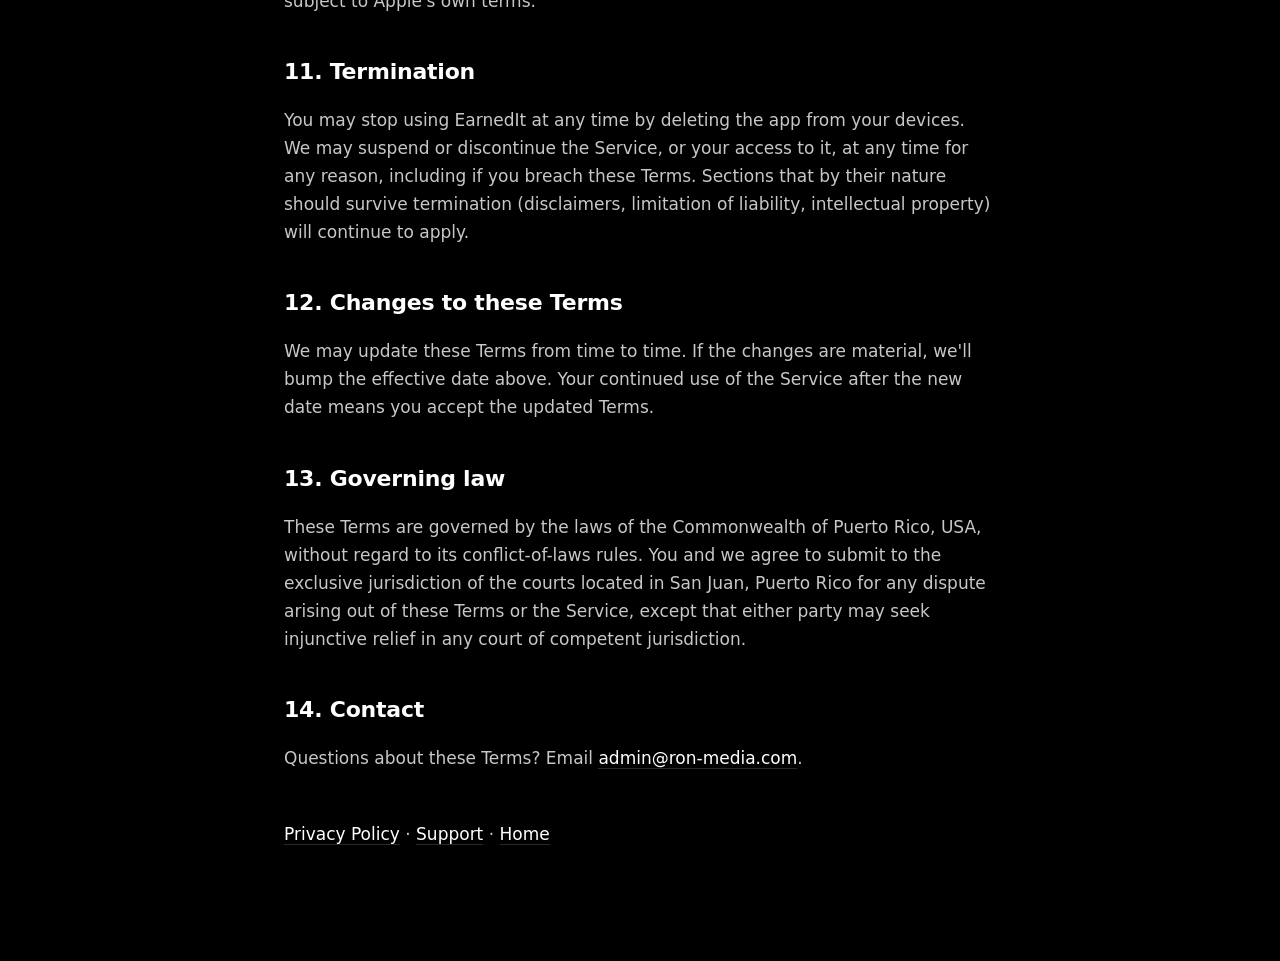
<file: docs/terms.html>
<!doctype html>
<html lang="en">
  <head>
    <meta charset="utf-8" />
    <meta name="viewport" content="width=device-width, initial-scale=1" />
    <title>Terms of Service — EarnedIt</title>
    <meta
      name="description"
      content="Terms of Service for the EarnedIt iPhone and Apple Watch app."
    />
    <meta name="theme-color" content="#000000" />
    <link rel="icon" type="image/png" href="assets/icon.png" />
    <link rel="stylesheet" href="styles.css" />
  </head>
  <body>
    <header class="site-header">
      <div class="container">
        <a href="/" class="brand plain">
          <img src="assets/icon.png" alt="" />
          <span>EarnedIt</span>
        </a>
        <nav class="nav-links" aria-label="Primary">
          <a href="/#how">How it works</a>
          <a href="/#features">Features</a>
          <a href="/#faq">FAQ</a>
          <a href="support.html">Support</a>
        </nav>
      </div>
    </header>

    <main class="legal">
      <a href="/" class="back-link">← Back to EarnedIt</a>
      <h1>Terms of Service</h1>
      <p class="effective">Effective date: April 21, 2026</p>

      <div class="callout">
        <p>
          <strong>The short version.</strong> EarnedIt is a hobby app made
          for fun. It is not medical, nutritional, or fitness advice. Use it
          at your own risk, be kind, and don't try to reverse-engineer or
          redistribute it.
        </p>
      </div>

      <h2>1. Agreement</h2>
      <p>
        These Terms of Service ("Terms") govern your use of the EarnedIt
        iPhone and Apple Watch applications and the website at
        <a href="https://earnedit.ron-media.com">earnedit.ron-media.com</a>
        (together, the "Service"), provided by the EarnedIt developer
        ("we", "us", "our"). By downloading, installing, or using the
        Service, you agree to these Terms. If you don't agree, please don't
        use the Service.
      </p>

      <h2>2. License to use the app</h2>
      <p>
        Subject to these Terms, we grant you a personal, non-exclusive,
        non-transferable, revocable license to install and use EarnedIt on
        Apple devices that you own or control, for your personal,
        non-commercial use. All rights not expressly granted to you are
        reserved.
      </p>

      <h2>3. Not medical, nutritional, or fitness advice</h2>
      <div class="callout">
        <p>
          <strong>Please read this one.</strong> EarnedIt is a playful
          calorie-counting toy. It displays a rough estimate of how many of a
          given food or drink item you've theoretically "earned" based on
          the active energy HealthKit reports for your device. It is
          <strong>not</strong> a dietary planner, a fitness coach, a weight
          management tool, or a substitute for professional advice.
        </p>
      </div>
      <p>
        The numbers shown in EarnedIt are approximations based on published
        average calorie values and whatever samples HealthKit has recorded —
        not measurements of what your body actually needs, consumed, or
        burned. Do not use EarnedIt to make decisions about your diet,
        exercise, medications, or health. Always consult a qualified
        healthcare professional for medical or nutritional advice.
      </p>
      <p>
        EarnedIt sometimes includes alcoholic beverages among its built-in
        cravings (beer, wine, cocktails). Nothing in the app is an
        encouragement to drink, and the app is not intended for anyone under
        the legal drinking age in their jurisdiction. Drink responsibly or
        not at all.
      </p>

      <h2>4. Your content</h2>
      <p>
        You may create custom cravings with your own names, calorie values,
        and photos ("Your Content"). Your Content stays on your device —
        EarnedIt does not upload it anywhere. You represent that you have
        the right to use any photos you add, and that Your Content does not
        violate anyone else's rights or any applicable law.
      </p>

      <h2>5. Acceptable use</h2>
      <p>You agree that you will not:</p>
      <ul>
        <li>
          Reverse engineer, decompile, disassemble, or attempt to derive the
          source code of the app, except to the extent applicable law
          expressly prohibits this restriction.
        </li>
        <li>
          Copy, modify, redistribute, resell, sublicense, or create
          derivative works of the app or website.
        </li>
        <li>
          Use the Service in a way that could disable, damage, or impair
          Apple's platforms, HealthKit, or anyone else's devices.
        </li>
        <li>
          Use the Service for any unlawful purpose, or to infringe the
          rights of others.
        </li>
      </ul>

      <h2>6. Beta / TestFlight</h2>
      <p>
        If you access EarnedIt through Apple's TestFlight program, you
        acknowledge that the app is pre-release software and may contain
        bugs, errors, or inaccuracies. Features may change or be removed at
        any time, and TestFlight builds expire on a schedule set by Apple.
        Use of TestFlight is also subject to Apple's own TestFlight terms.
      </p>

      <h2>7. Intellectual property</h2>
      <p>
        The EarnedIt name, logo, app, website, and their design and code are
        owned by the EarnedIt developer and protected by copyright and other
        intellectual property laws. Apple, HealthKit, iPhone, Apple Watch,
        TestFlight, and related marks are trademarks of Apple Inc., used
        here for descriptive purposes only. EarnedIt is an independent
        project and is not affiliated with or endorsed by Apple Inc.
      </p>

      <h2>8. Disclaimer of warranties</h2>
      <p>
        The Service is provided <strong>"as is" and "as available"</strong>,
        without warranties of any kind, whether express, implied, or
        statutory, including without limitation warranties of
        merchantability, fitness for a particular purpose,
        non-infringement, or accuracy. We do not warrant that the app will
        be error-free, uninterrupted, or that its calorie estimates are
        accurate for you.
      </p>

      <h2>9. Limitation of liability</h2>
      <p>
        To the maximum extent permitted by applicable law, in no event will
        the EarnedIt developer be liable for any indirect, incidental,
        special, consequential, or punitive damages — including loss of
        data, loss of profits, or personal injury — arising out of or in
        connection with your use of the Service, even if we have been
        advised of the possibility of such damages. Our total liability to
        you for any claim arising out of or relating to the Service is
        limited to the amount you paid us for the Service, which for the
        TestFlight beta is zero.
      </p>

      <h2>10. Third-party services</h2>
      <p>
        EarnedIt relies on Apple's HealthKit, WatchConnectivity, Image
        Playground, and (for distribution) TestFlight and the App Store. We
        are not responsible for the availability, accuracy, or behavior of
        those services, and your use of them is subject to Apple's own
        terms.
      </p>

      <h2>11. Termination</h2>
      <p>
        You may stop using EarnedIt at any time by deleting the app from
        your devices. We may suspend or discontinue the Service, or your
        access to it, at any time for any reason, including if you breach
        these Terms. Sections that by their nature should survive
        termination (disclaimers, limitation of liability, intellectual
        property) will continue to apply.
      </p>

      <h2>12. Changes to these Terms</h2>
      <p>
        We may update these Terms from time to time. If the changes are
        material, we'll bump the effective date above. Your continued use of
        the Service after the new date means you accept the updated Terms.
      </p>

      <h2>13. Governing law</h2>
      <p>
        These Terms are governed by the laws of the Commonwealth of Puerto
        Rico, USA, without regard to its conflict-of-laws rules. You and we
        agree to submit to the exclusive jurisdiction of the courts located
        in San Juan, Puerto Rico for any dispute arising out of these Terms
        or the Service, except that either party may seek injunctive relief
        in any court of competent jurisdiction.
      </p>

      <h2>14. Contact</h2>
      <p>
        Questions about these Terms? Email
        <a href="mailto:admin@ron-media.com">admin@ron-media.com</a>.
      </p>

      <p style="margin-top: 48px;">
        <a href="privacy.html">Privacy Policy</a> ·
        <a href="support.html">Support</a> ·
        <a href="/">Home</a>
      </p>
    </main>
  </body>
</html>
</file>
<file: docs/styles.css>
:root {
  --bg: #000000;
  --bg-elev: #0c0c0d;
  --bg-elev-2: #141416;
  --fg: #ffffff;
  --muted: rgba(255, 255, 255, 0.62);
  --muted-strong: rgba(255, 255, 255, 0.78);
  --border: rgba(255, 255, 255, 0.08);
  --border-strong: rgba(255, 255, 255, 0.16);
  --accent-start: #34c759;
  --accent-end: #5ac8b0;
  --accent-orange: #ff9500;
  --max-w: 1120px;
  --radius-sm: 10px;
  --radius-md: 16px;
  --radius-lg: 24px;
  --radius-pill: 999px;
  --font-system: -apple-system, BlinkMacSystemFont, "SF Pro Display",
    "SF Pro Rounded", "SF Pro Text", system-ui, "Segoe UI", Roboto, sans-serif;
}

* {
  box-sizing: border-box;
}

html {
  -webkit-text-size-adjust: 100%;
  scroll-behavior: smooth;
}

body {
  margin: 0;
  background: var(--bg);
  color: var(--fg);
  font-family: var(--font-system);
  font-size: 17px;
  line-height: 1.55;
  -webkit-font-smoothing: antialiased;
  text-rendering: optimizeLegibility;
}

img {
  max-width: 100%;
  height: auto;
  display: block;
}

a {
  color: var(--fg);
  text-decoration: none;
  border-bottom: 1px solid var(--border-strong);
  transition: border-color 0.15s ease;
}

a:hover {
  border-bottom-color: var(--accent-start);
}

a.plain,
a.plain:hover {
  border-bottom: none;
}

.container {
  max-width: var(--max-w);
  margin: 0 auto;
  padding: 0 24px;
}

/* -------- Header / nav -------- */
.site-header {
  position: sticky;
  top: 0;
  z-index: 10;
  background: rgba(0, 0, 0, 0.72);
  backdrop-filter: saturate(180%) blur(14px);
  -webkit-backdrop-filter: saturate(180%) blur(14px);
  border-bottom: 1px solid var(--border);
}

.site-header .container {
  display: flex;
  align-items: center;
  justify-content: space-between;
  height: 56px;
}

.brand {
  display: flex;
  align-items: center;
  gap: 10px;
  border: none;
  font-weight: 700;
  letter-spacing: -0.01em;
}

.brand img {
  width: 28px;
  height: 28px;
  border-radius: 7px;
}

.nav-links {
  display: flex;
  gap: 22px;
  font-size: 15px;
}

.nav-links a {
  color: var(--muted-strong);
  border: none;
}

.nav-links a:hover {
  color: var(--fg);
}

/* -------- Hero -------- */
.hero {
  position: relative;
  padding: 88px 0 72px;
  overflow: hidden;
  text-align: center;
}

.hero::before {
  content: "";
  position: absolute;
  inset: -20% 10% auto 10%;
  height: 520px;
  background: radial-gradient(
    ellipse at center,
    rgba(52, 199, 89, 0.22) 0%,
    rgba(90, 200, 176, 0.1) 40%,
    transparent 70%
  );
  filter: blur(30px);
  z-index: -1;
}

.hero h1 {
  margin: 0 0 18px;
  font-size: clamp(44px, 7vw, 84px);
  line-height: 1.02;
  letter-spacing: -0.03em;
  font-weight: 800;
}

.hero .gradient-text {
  background: linear-gradient(
    135deg,
    var(--accent-start) 0%,
    var(--accent-end) 100%
  );
  -webkit-background-clip: text;
  background-clip: text;
  color: transparent;
}

.hero p.lede {
  max-width: 640px;
  margin: 0 auto 32px;
  font-size: clamp(17px, 2vw, 21px);
  color: var(--muted-strong);
  line-height: 1.45;
}

.cta-row {
  display: flex;
  flex-wrap: wrap;
  gap: 14px;
  justify-content: center;
  align-items: center;
  margin-bottom: 18px;
}

.btn {
  display: inline-flex;
  align-items: center;
  justify-content: center;
  gap: 8px;
  padding: 16px 28px;
  border-radius: var(--radius-pill);
  font-weight: 600;
  font-size: 17px;
  border: 1px solid transparent;
  cursor: pointer;
  transition: transform 0.08s ease, box-shadow 0.2s ease, background 0.2s ease;
  text-decoration: none;
}

.btn-primary {
  background: linear-gradient(
    135deg,
    var(--accent-start) 0%,
    var(--accent-end) 100%
  );
  color: #031a0b;
  box-shadow: 0 10px 32px -8px rgba(52, 199, 89, 0.55);
}

.btn-primary:hover {
  transform: translateY(-1px);
  box-shadow: 0 14px 40px -8px rgba(52, 199, 89, 0.7);
  border: 1px solid transparent;
}

.btn-ghost {
  background: transparent;
  color: var(--fg);
  border-color: var(--border-strong);
}

.btn-ghost:hover {
  background: var(--bg-elev);
  border-color: var(--fg);
}

.hero .platforms {
  font-size: 14px;
  color: var(--muted);
  margin-top: 8px;
}

/* -------- Section baseline -------- */
section {
  padding: 72px 0;
  border-top: 1px solid var(--border);
}

.section-head {
  text-align: center;
  margin-bottom: 48px;
}

.section-head .eyebrow {
  display: inline-block;
  font-size: 13px;
  letter-spacing: 0.08em;
  text-transform: uppercase;
  color: var(--accent-start);
  margin-bottom: 10px;
  font-weight: 600;
}

.section-head h2 {
  margin: 0 0 12px;
  font-size: clamp(30px, 4.5vw, 44px);
  letter-spacing: -0.02em;
  line-height: 1.1;
}

.section-head p {
  max-width: 620px;
  margin: 0 auto;
  color: var(--muted-strong);
  font-size: 17px;
}

/* -------- How it works -------- */
.steps {
  display: grid;
  grid-template-columns: repeat(3, 1fr);
  gap: 20px;
}

.step {
  background: var(--bg-elev);
  border: 1px solid var(--border);
  border-radius: var(--radius-lg);
  padding: 28px 24px;
  position: relative;
}

.step .num {
  display: inline-flex;
  align-items: center;
  justify-content: center;
  width: 32px;
  height: 32px;
  border-radius: 50%;
  background: linear-gradient(
    135deg,
    var(--accent-start) 0%,
    var(--accent-end) 100%
  );
  color: #031a0b;
  font-weight: 700;
  font-size: 15px;
  margin-bottom: 16px;
}

.step h3 {
  margin: 0 0 8px;
  font-size: 20px;
  letter-spacing: -0.01em;
}

.step p {
  margin: 0;
  color: var(--muted-strong);
  font-size: 15px;
}

/* -------- Features grid -------- */
.features {
  display: grid;
  grid-template-columns: repeat(3, 1fr);
  gap: 20px;
}

.feature {
  background: var(--bg-elev);
  border: 1px solid var(--border);
  border-radius: var(--radius-lg);
  padding: 28px 24px;
}

.feature .icon {
  font-size: 28px;
  line-height: 1;
  margin-bottom: 14px;
  display: inline-block;
}

.feature h3 {
  margin: 0 0 8px;
  font-size: 18px;
  letter-spacing: -0.01em;
}

.feature p {
  margin: 0;
  color: var(--muted-strong);
  font-size: 15px;
  line-height: 1.5;
}

/* -------- Screenshots -------- */
.screenshots {
  display: grid;
  grid-template-columns: 1fr 1fr 0.9fr;
  gap: 32px;
  align-items: end;
  justify-items: center;
  max-width: 960px;
  margin: 0 auto;
}

.screenshots figure {
  margin: 0;
  display: flex;
  flex-direction: column;
  align-items: center;
  gap: 14px;
  width: 100%;
}

.screenshots img {
  width: 100%;
  height: auto;
  max-height: 620px;
  object-fit: contain;
  border-radius: 36px;
  border: 1px solid var(--border);
  box-shadow:
    0 40px 80px -30px rgba(52, 199, 89, 0.18),
    0 20px 50px -20px rgba(0, 0, 0, 0.6);
  background: var(--bg);
}

.screenshots .shot-watch img {
  border-radius: 22px;
  max-width: 260px;
  max-height: 320px;
  box-shadow:
    0 30px 60px -24px rgba(90, 200, 176, 0.22),
    0 14px 36px -14px rgba(0, 0, 0, 0.5);
}

.screenshots figcaption {
  font-size: 12px;
  color: var(--muted);
  letter-spacing: 0.06em;
  text-transform: uppercase;
  text-align: center;
}

/* -------- FAQ -------- */
.faq {
  max-width: 760px;
  margin: 0 auto;
}

.faq details {
  border-top: 1px solid var(--border);
  padding: 22px 0;
}

.faq details:last-child {
  border-bottom: 1px solid var(--border);
}

.faq summary {
  cursor: pointer;
  font-weight: 600;
  font-size: 18px;
  list-style: none;
  display: flex;
  justify-content: space-between;
  align-items: center;
  gap: 16px;
  letter-spacing: -0.01em;
}

.faq summary::-webkit-details-marker {
  display: none;
}

.faq summary::after {
  content: "+";
  color: var(--accent-start);
  font-size: 24px;
  line-height: 1;
  font-weight: 400;
  transition: transform 0.2s ease;
}

.faq details[open] summary::after {
  transform: rotate(45deg);
}

.faq details p {
  margin: 12px 0 0;
  color: var(--muted-strong);
  line-height: 1.6;
}

/* -------- CTA banner -------- */
.cta-banner {
  text-align: center;
  padding: 80px 0;
}

.cta-banner h2 {
  font-size: clamp(28px, 4vw, 40px);
  letter-spacing: -0.02em;
  margin: 0 0 12px;
}

.cta-banner p {
  margin: 0 auto 28px;
  max-width: 520px;
  color: var(--muted-strong);
}

/* -------- Footer -------- */
.site-footer {
  border-top: 1px solid var(--border);
  padding: 48px 0 56px;
  color: var(--muted);
  font-size: 14px;
}

.site-footer .container {
  display: flex;
  flex-wrap: wrap;
  justify-content: space-between;
  gap: 24px;
  align-items: baseline;
}

.site-footer .foot-links {
  display: flex;
  gap: 22px;
  flex-wrap: wrap;
}

.site-footer a {
  color: var(--muted-strong);
  border: none;
}

.site-footer a:hover {
  color: var(--fg);
}

.disclaimer {
  max-width: 480px;
  margin-top: 8px;
  font-size: 12px;
  line-height: 1.5;
}

/* -------- Legal / long-form page -------- */
.legal {
  max-width: 760px;
  margin: 0 auto;
  padding: 72px 24px 96px;
}

.legal h1 {
  font-size: clamp(32px, 5vw, 44px);
  letter-spacing: -0.02em;
  margin: 0 0 8px;
}

.legal .effective {
  color: var(--muted);
  font-size: 14px;
  margin-bottom: 40px;
}

.legal h2 {
  margin: 40px 0 12px;
  font-size: 22px;
  letter-spacing: -0.01em;
}

.legal h3 {
  margin: 28px 0 8px;
  font-size: 17px;
  letter-spacing: -0.005em;
}

.legal p,
.legal li {
  color: var(--muted-strong);
  line-height: 1.65;
}

.legal ul {
  padding-left: 22px;
}

.legal li {
  margin-bottom: 8px;
}

.legal strong {
  color: var(--fg);
}

.legal .callout {
  margin: 20px 0;
  padding: 18px 20px;
  border-radius: var(--radius-md);
  border: 1px solid var(--border-strong);
  background: var(--bg-elev);
}

.legal .callout p {
  margin: 0;
  color: var(--fg);
}

.legal code {
  background: var(--bg-elev-2);
  padding: 2px 6px;
  border-radius: 6px;
  font-size: 0.92em;
}

.back-link {
  display: inline-flex;
  align-items: center;
  gap: 6px;
  color: var(--muted-strong);
  border: none;
  font-size: 14px;
  margin-bottom: 24px;
}

.back-link:hover {
  color: var(--fg);
}

/* -------- Responsive -------- */
@media (max-width: 860px) {
  .steps,
  .features {
    grid-template-columns: repeat(2, 1fr);
  }

  .screenshots {
    grid-template-columns: 1fr 1fr;
    max-width: 560px;
  }

  .screenshots .shot-watch {
    grid-column: 1 / -1;
    max-width: 280px;
    margin: 0 auto;
  }
}

@media (max-width: 640px) {
  .hero {
    padding: 64px 0 48px;
  }

  section {
    padding: 56px 0;
  }

  .steps,
  .features {
    grid-template-columns: 1fr;
  }

  .screenshots {
    grid-template-columns: 1fr;
    max-width: 360px;
    margin: 0 auto;
  }

  .nav-links {
    display: none;
  }

  .site-footer .container {
    flex-direction: column;
    align-items: flex-start;
  }

  .btn {
    padding: 14px 22px;
    font-size: 16px;
  }
}

/* -------- Reduced motion -------- */
@media (prefers-reduced-motion: reduce) {
  *,
  *::before,
  *::after {
    transition: none !important;
    animation: none !important;
    scroll-behavior: auto !important;
  }
}
</file>
